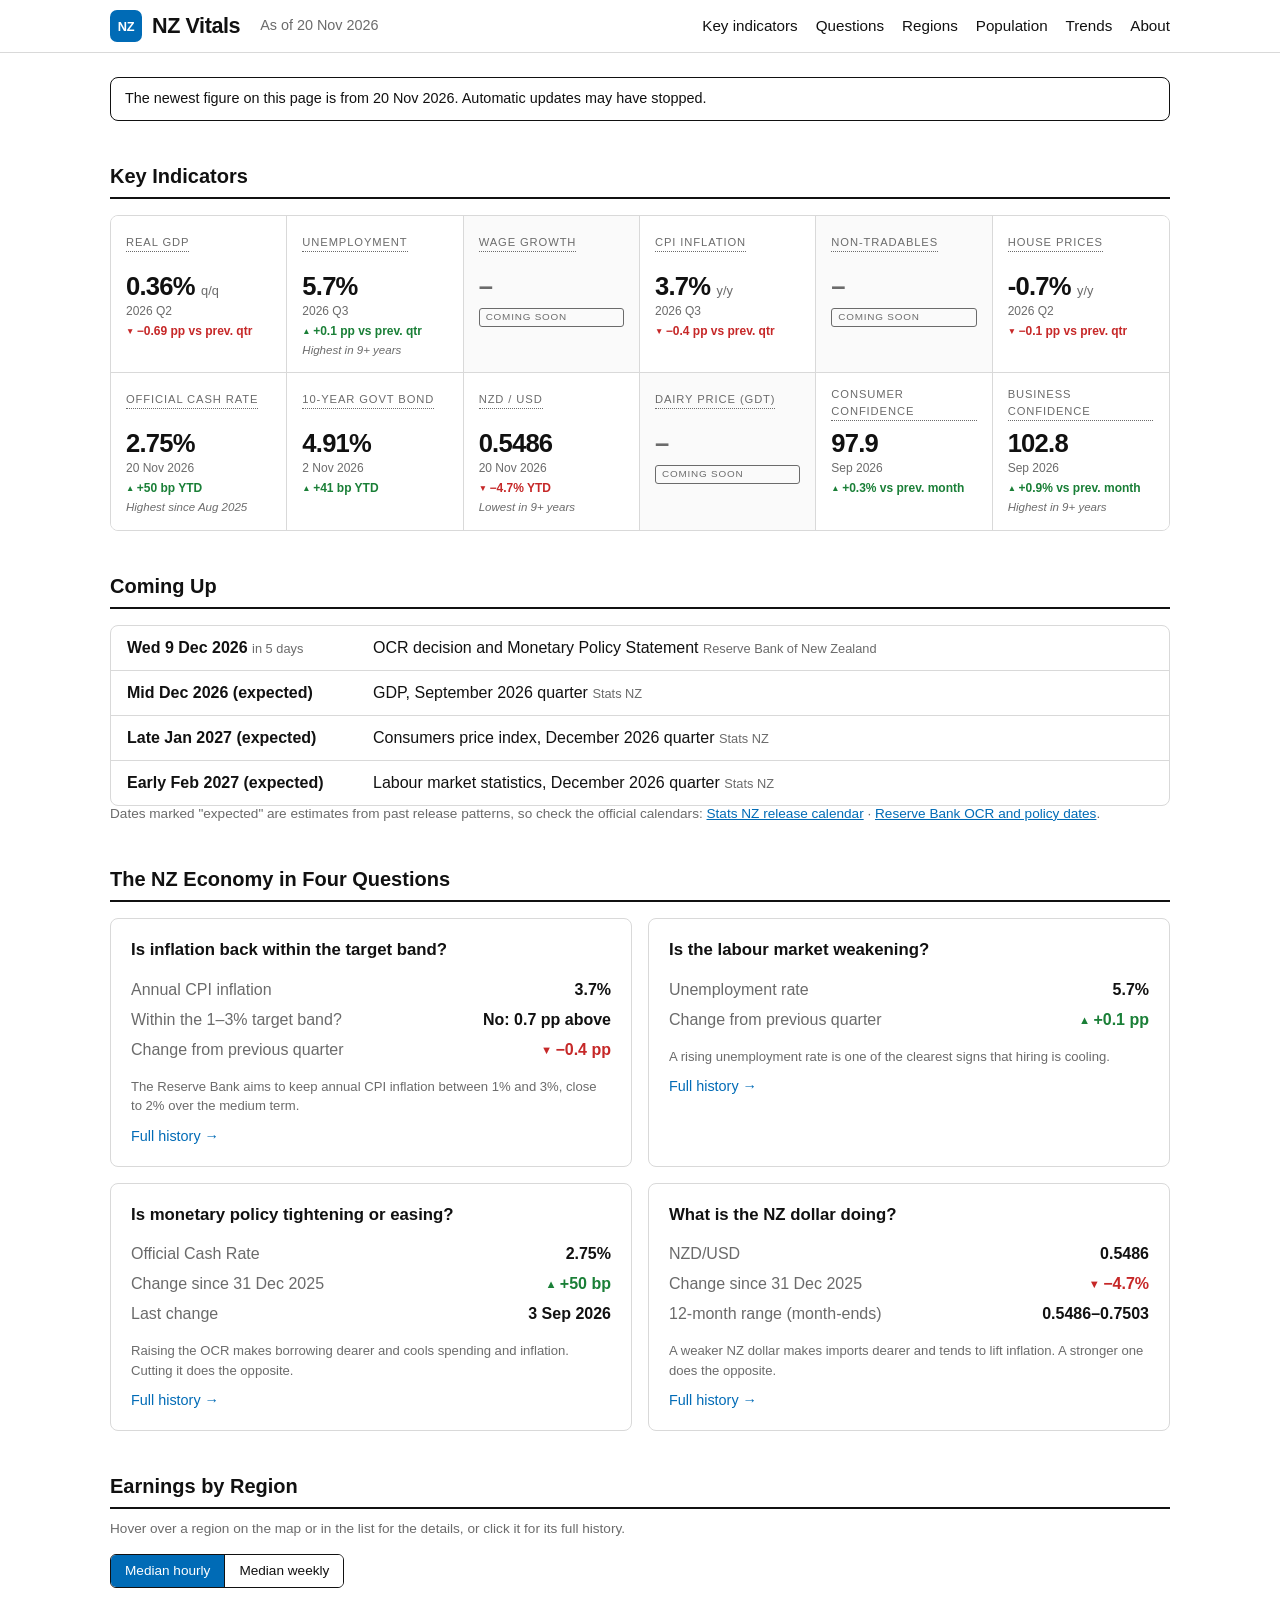
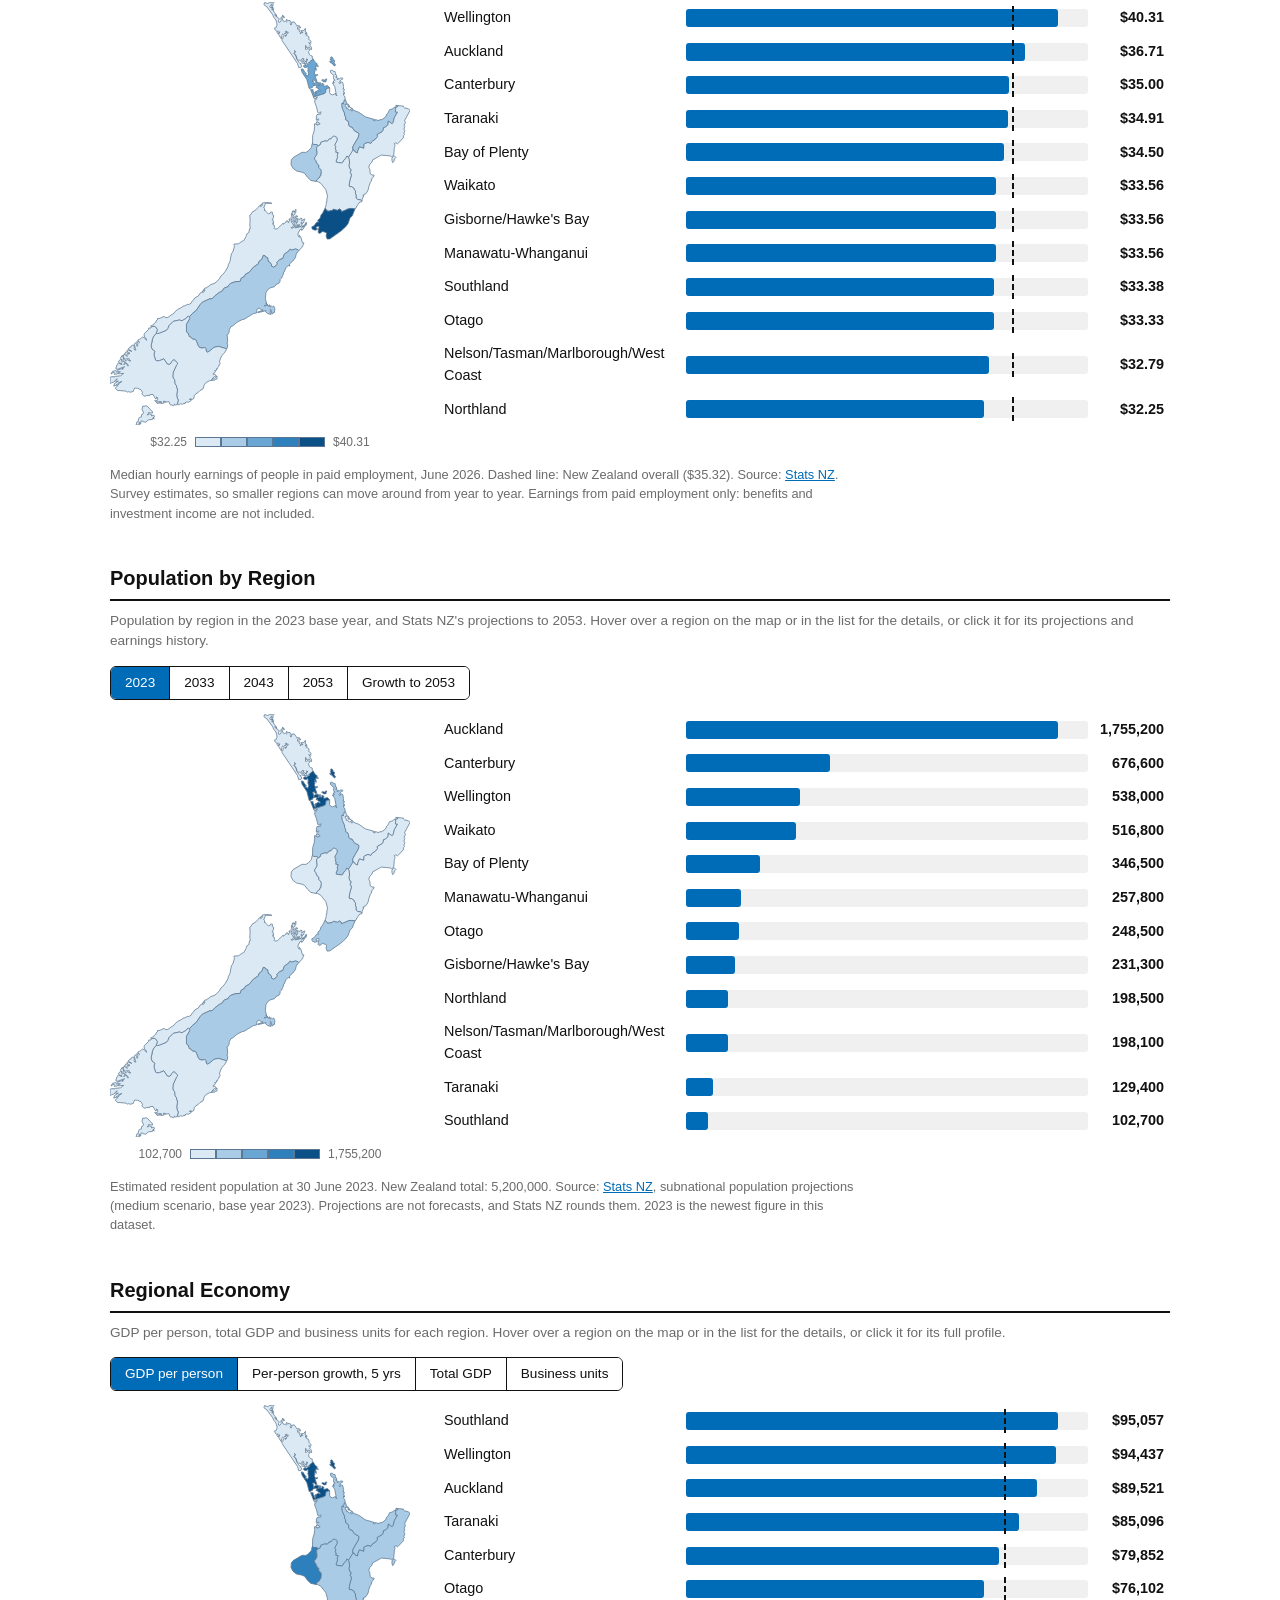
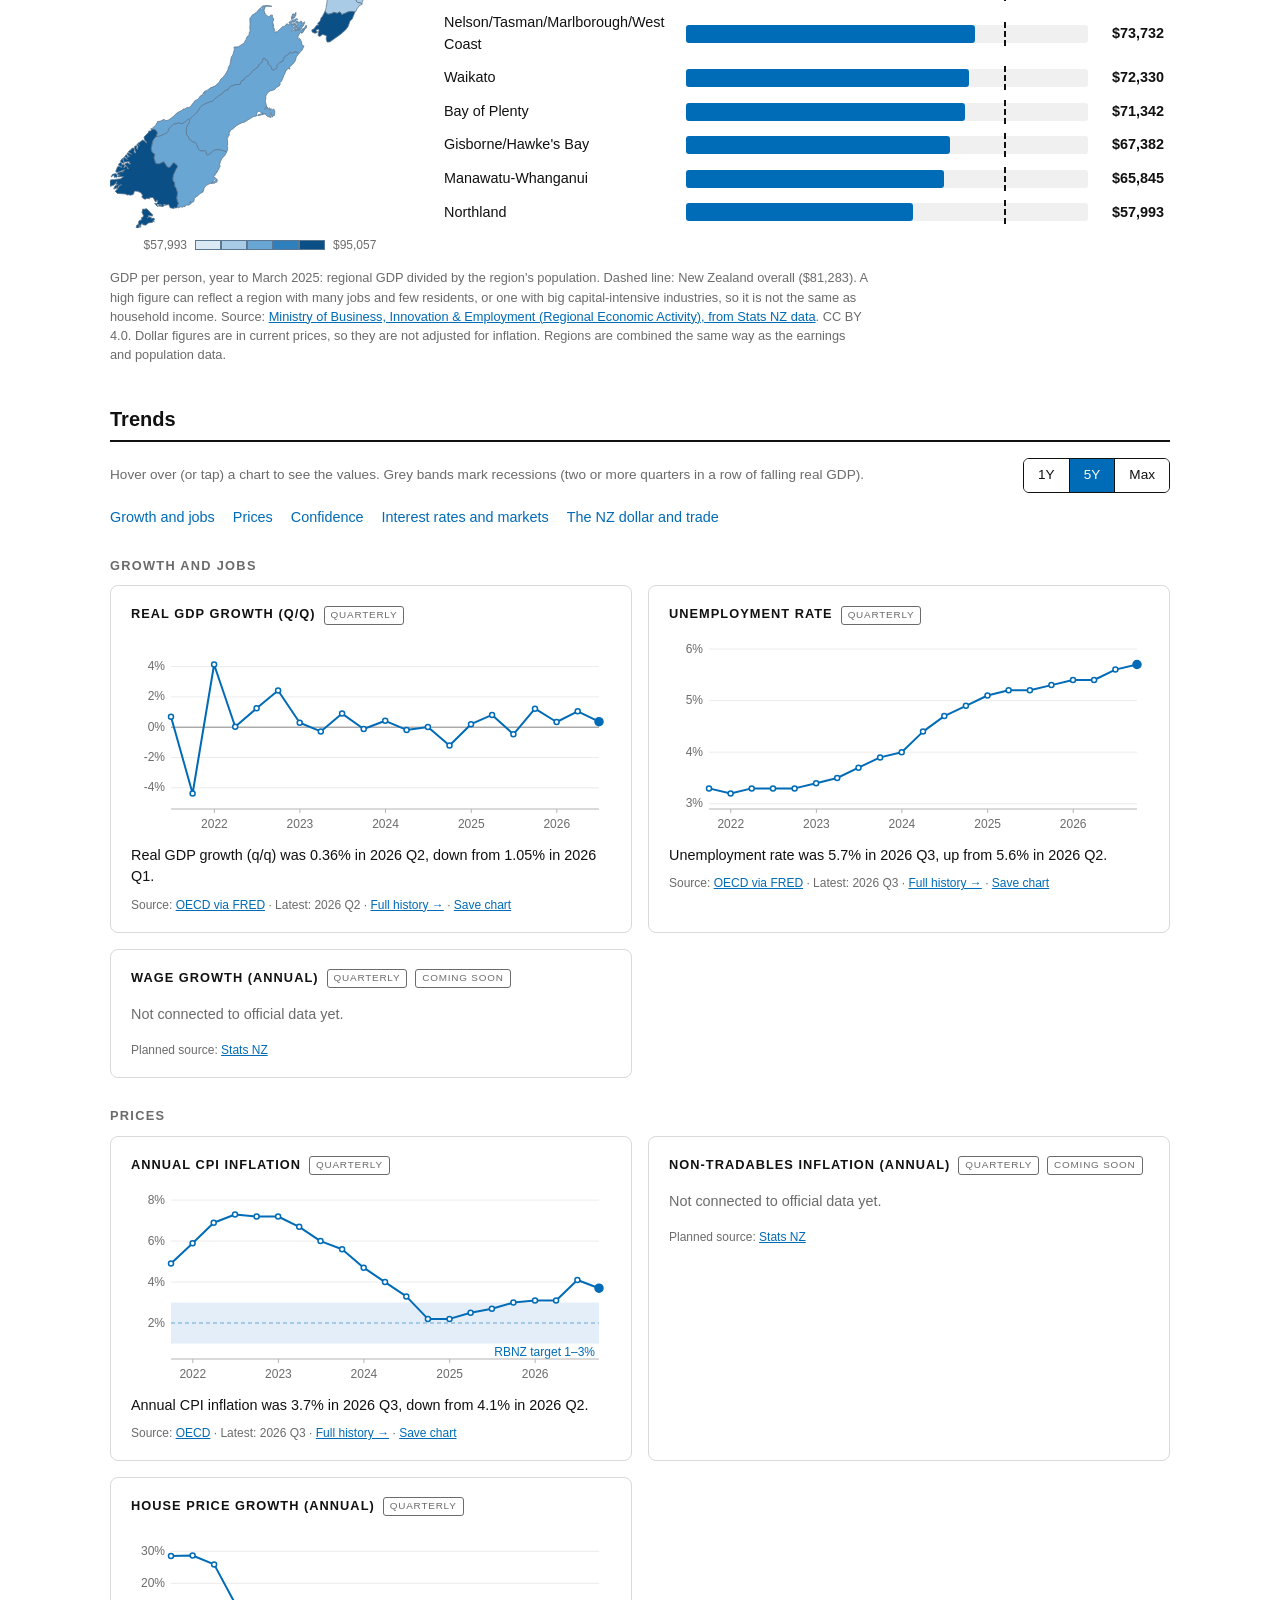
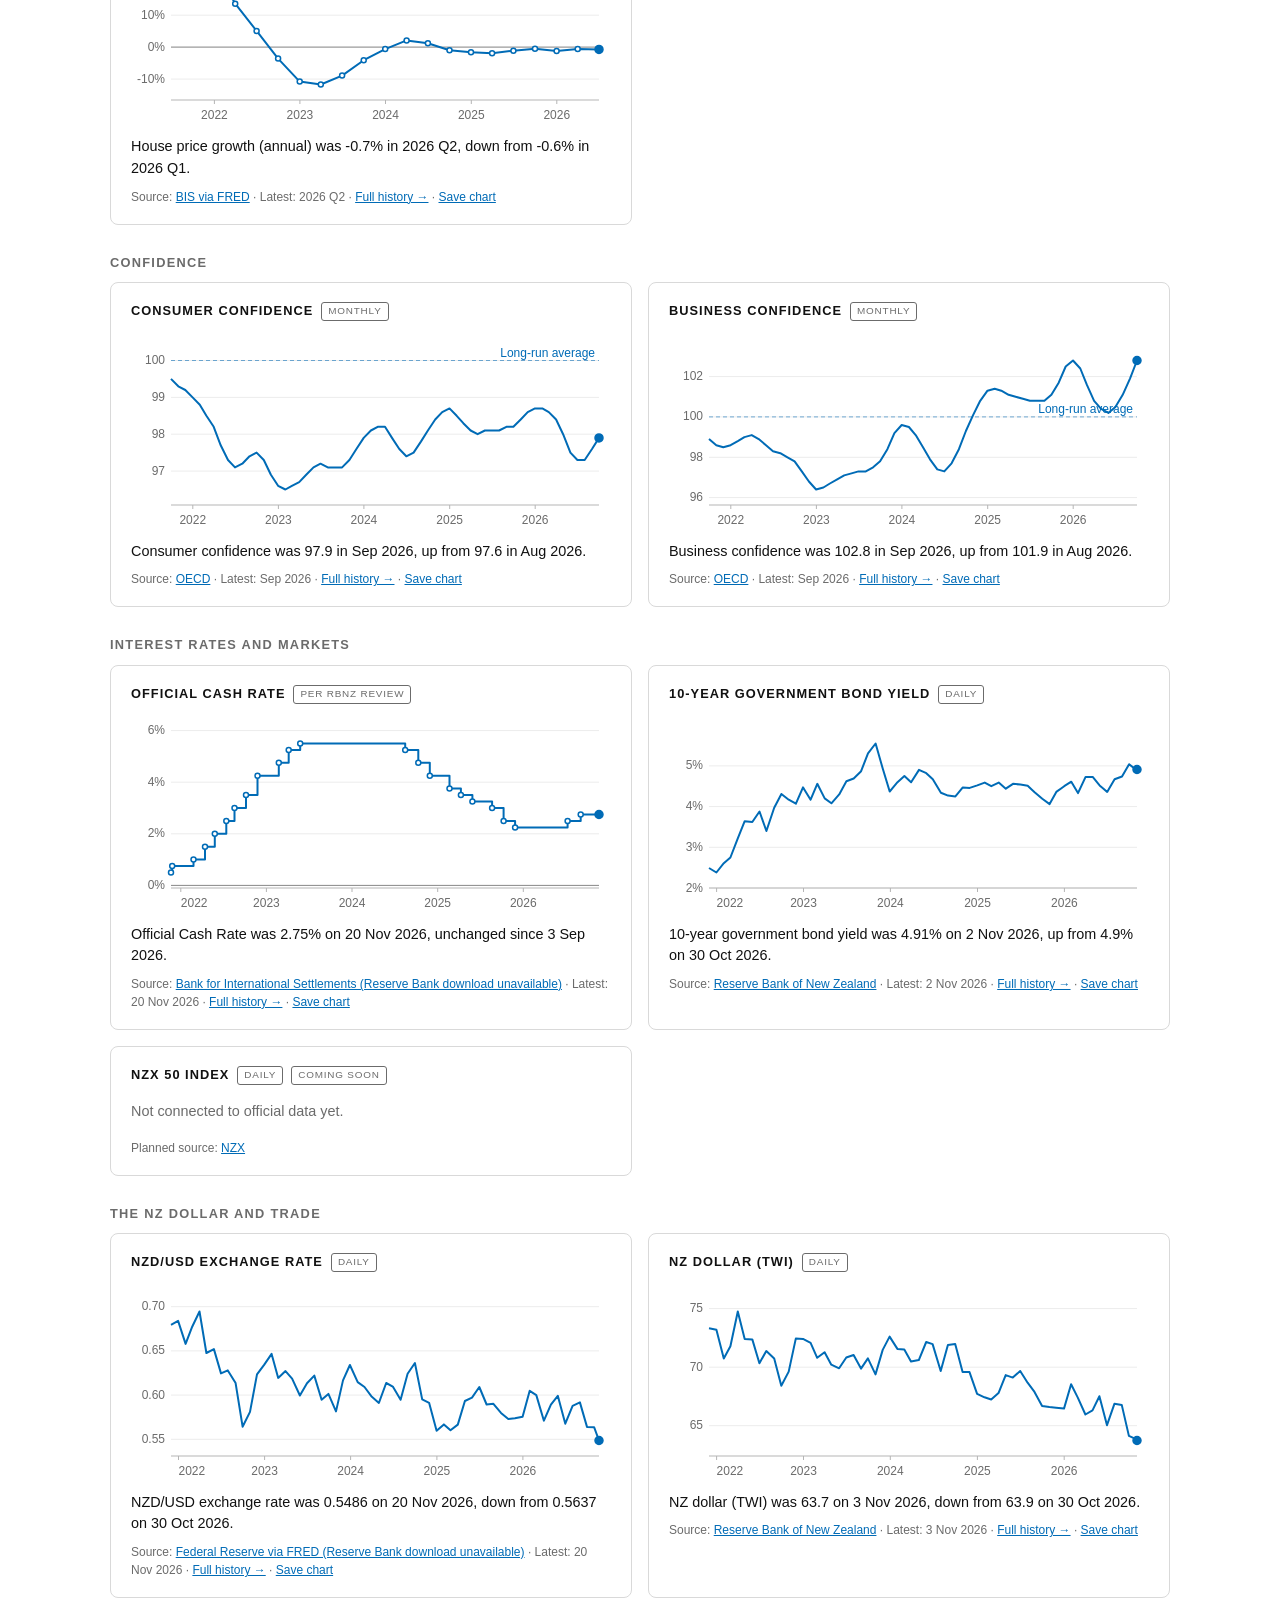
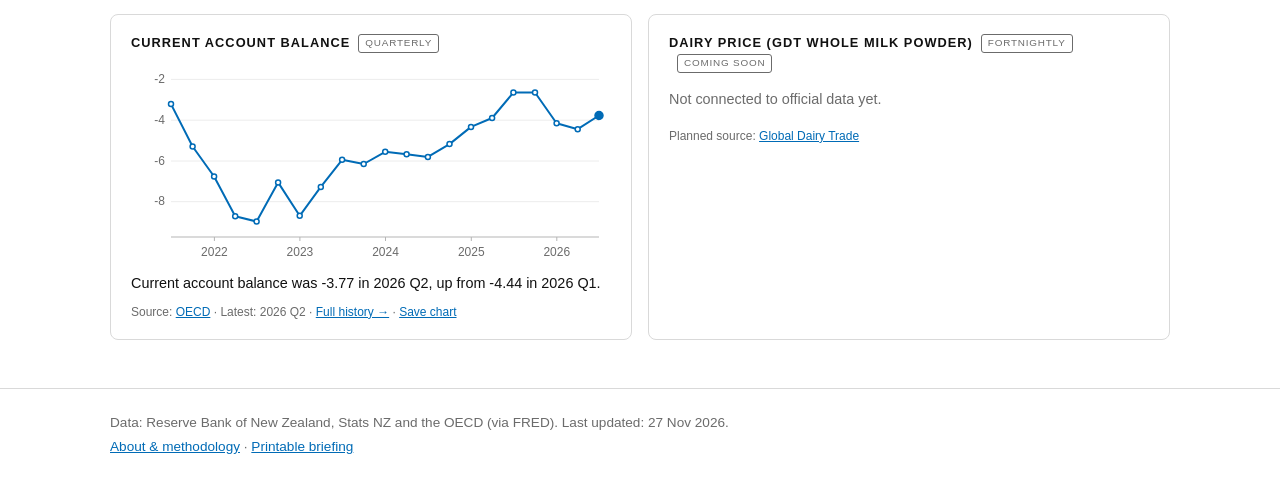
<file: index.html>
<!DOCTYPE html>
<html lang="en-NZ">
<head>
  <meta charset="utf-8">
  <meta name="viewport" content="width=device-width, initial-scale=1">
  <title>NZ Vitals | New Zealand Economy Dashboard</title>
  <meta name="description" content="Dashboard of New Zealand's economy: inflation, unemployment, the Official Cash Rate and NZD/USD, updated automatically from Stats NZ and the RBNZ.">
  <meta name="theme-color" content="#006bb6">
  <link rel="canonical" href="https://nz-vitals.pages.dev/">
  <meta property="og:type" content="website">
  <meta property="og:site_name" content="NZ Vitals">
  <meta property="og:title" content="NZ Vitals | New Zealand Economy Dashboard">
  <meta property="og:description" content="Inflation, unemployment, the Official Cash Rate and NZD/USD on one page.">
  <meta property="og:url" content="https://nz-vitals.pages.dev/">
  <meta property="og:locale" content="en_NZ">
  <meta property="og:image" content="https://nz-vitals.pages.dev/og-image.png">
  <meta name="twitter:card" content="summary_large_image">
  <meta name="twitter:image" content="https://nz-vitals.pages.dev/og-image.png">
  <script type="application/ld+json">
  {
    "@context": "https://schema.org",
    "@type": "WebSite",
    "name": "NZ Vitals",
    "url": "https://nz-vitals.pages.dev/",
    "description": "A running read on the health of the New Zealand economy.",
    "inLanguage": "en-NZ"
  }
  </script>
  <link rel="icon" href="favicon.svg" type="image/svg+xml">
  <link rel="stylesheet" href="css/style.css">
</head>
<body>
  <a class="skip" href="#main">Skip to content</a>

  <header class="topbar">
    <div class="wrap topbar-inner">
      <a class="brand" href="index.html"><span class="logo" aria-hidden="true">NZ</span><span class="brand-name">NZ Vitals</span></a>
      <span class="asof">As of <span id="asof">–</span></span>
      <nav class="nav" aria-label="Main">
        <a href="#key-indicators">Key indicators</a>
        <a href="#questions">Questions</a>
        <a href="#regions">Regions</a>
        <a href="#population">Population</a>
        <a href="#trends">Trends</a>
        <a href="about.html">About</a>
      </nav>
    </div>
  </header>

  <main id="main" class="wrap">
    <h1 class="sr-only">NZ Vitals: New Zealand economy dashboard</h1>
    <p id="status" class="status">Loading data…</p>
    <div id="stale" class="notice warn" role="status" hidden></div>

    <section id="key-indicators">
      <h2 class="section-title">Key Indicators</h2>
      <div id="tiles" class="tiles"></div>
    </section>

    <section id="releases" hidden>
      <h2 class="section-title">Coming Up</h2>
      <div id="releases-body"></div>
    </section>

    <section id="questions">
      <h2 class="section-title">The NZ Economy in Four Questions</h2>
      <div id="qgrid" class="qgrid"></div>
    </section>

    <section id="regions">
      <h2 class="section-title">Earnings by Region</h2>
      <p class="hint">Hover over a region on the map or in the list for the details, or click it for its full history.</p>
      <div id="regions-body"></div>
    </section>

    <section id="population" hidden>
      <h2 class="section-title">Population by Region</h2>
      <p class="hint">Population by region in the 2023 base year, and Stats NZ's projections to 2053. Hover over a region on the map or in the list for the details, or click it for its projections and earnings history.</p>
      <div id="population-body"></div>
    </section>

    <section id="economy" hidden>
      <h2 class="section-title">Regional Economy</h2>
      <p class="hint">GDP per person, total GDP and business units for each region. Hover over a region on the map or in the list for the details, or click it for its full profile.</p>
      <div id="economy-body"></div>
    </section>

    <section id="trends">
      <h2 class="section-title">Trends</h2>
      <div class="trend-bar">
        <p class="hint">Hover over (or tap) a chart to see the values. Grey bands mark recessions (two or more quarters in a row of falling real GDP).</p>
        <div class="seg" id="range" role="group" aria-label="Chart time range">
          <button type="button" data-y="1" aria-pressed="false">1Y</button>
          <button type="button" data-y="5" aria-pressed="true">5Y</button>
          <button type="button" data-y="0" aria-pressed="false">Max</button>
        </div>
      </div>
      <nav id="jump" class="jump" aria-label="Chart groups"></nav>
      <div id="grid"></div>
    </section>

    <noscript><p class="status">This dashboard needs JavaScript to draw its charts. Data sources: Stats NZ and the Reserve Bank of New Zealand.</p></noscript>
  </main>

  <footer class="site-footer">
    <div class="wrap">
      <p>Data: Reserve Bank of New Zealand, Stats NZ and the OECD (via FRED). Last updated: <span id="updated">–</span>.</p>
      <p><a href="about.html">About &amp; methodology</a> · <a href="briefing.html">Printable briefing</a></p>
    </div>
  </footer>

  <script src="js/app.js"></script>
  <script src="js/menu.js"></script>
</body>
</html>
</file>
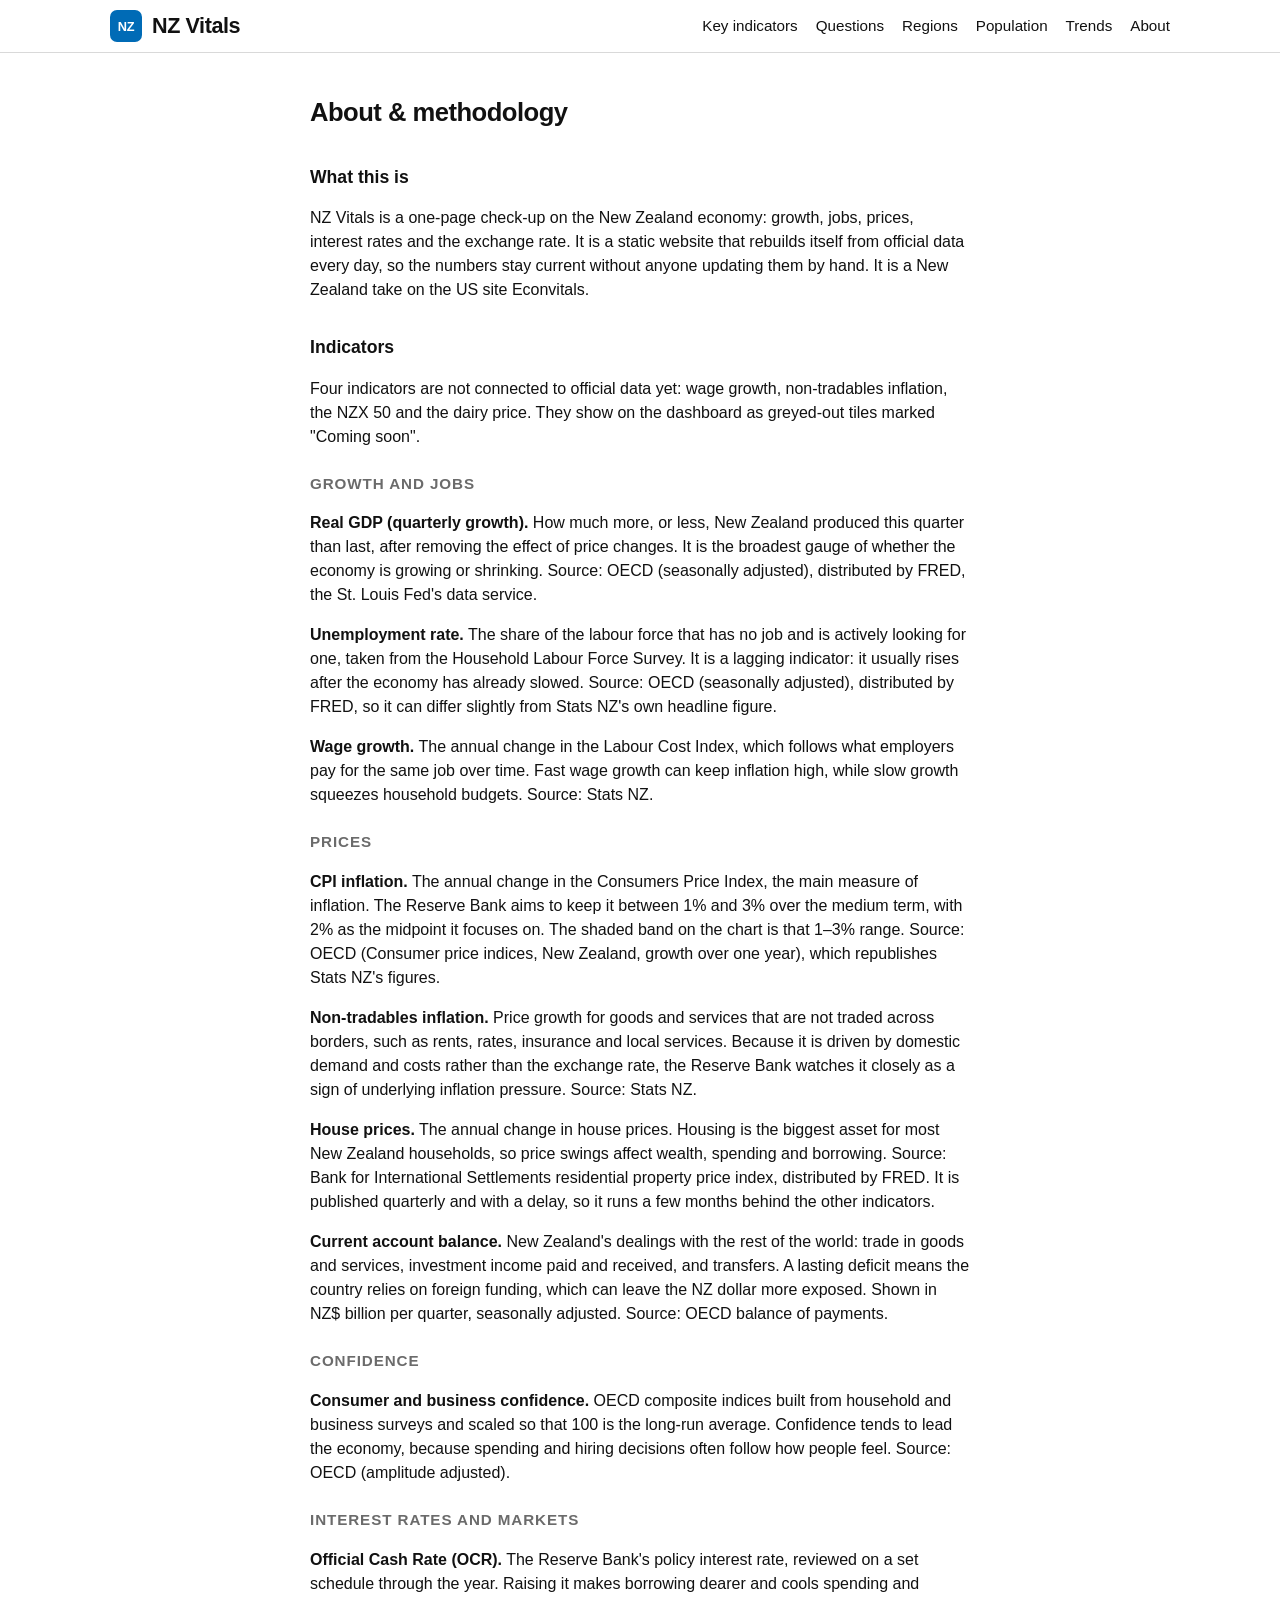
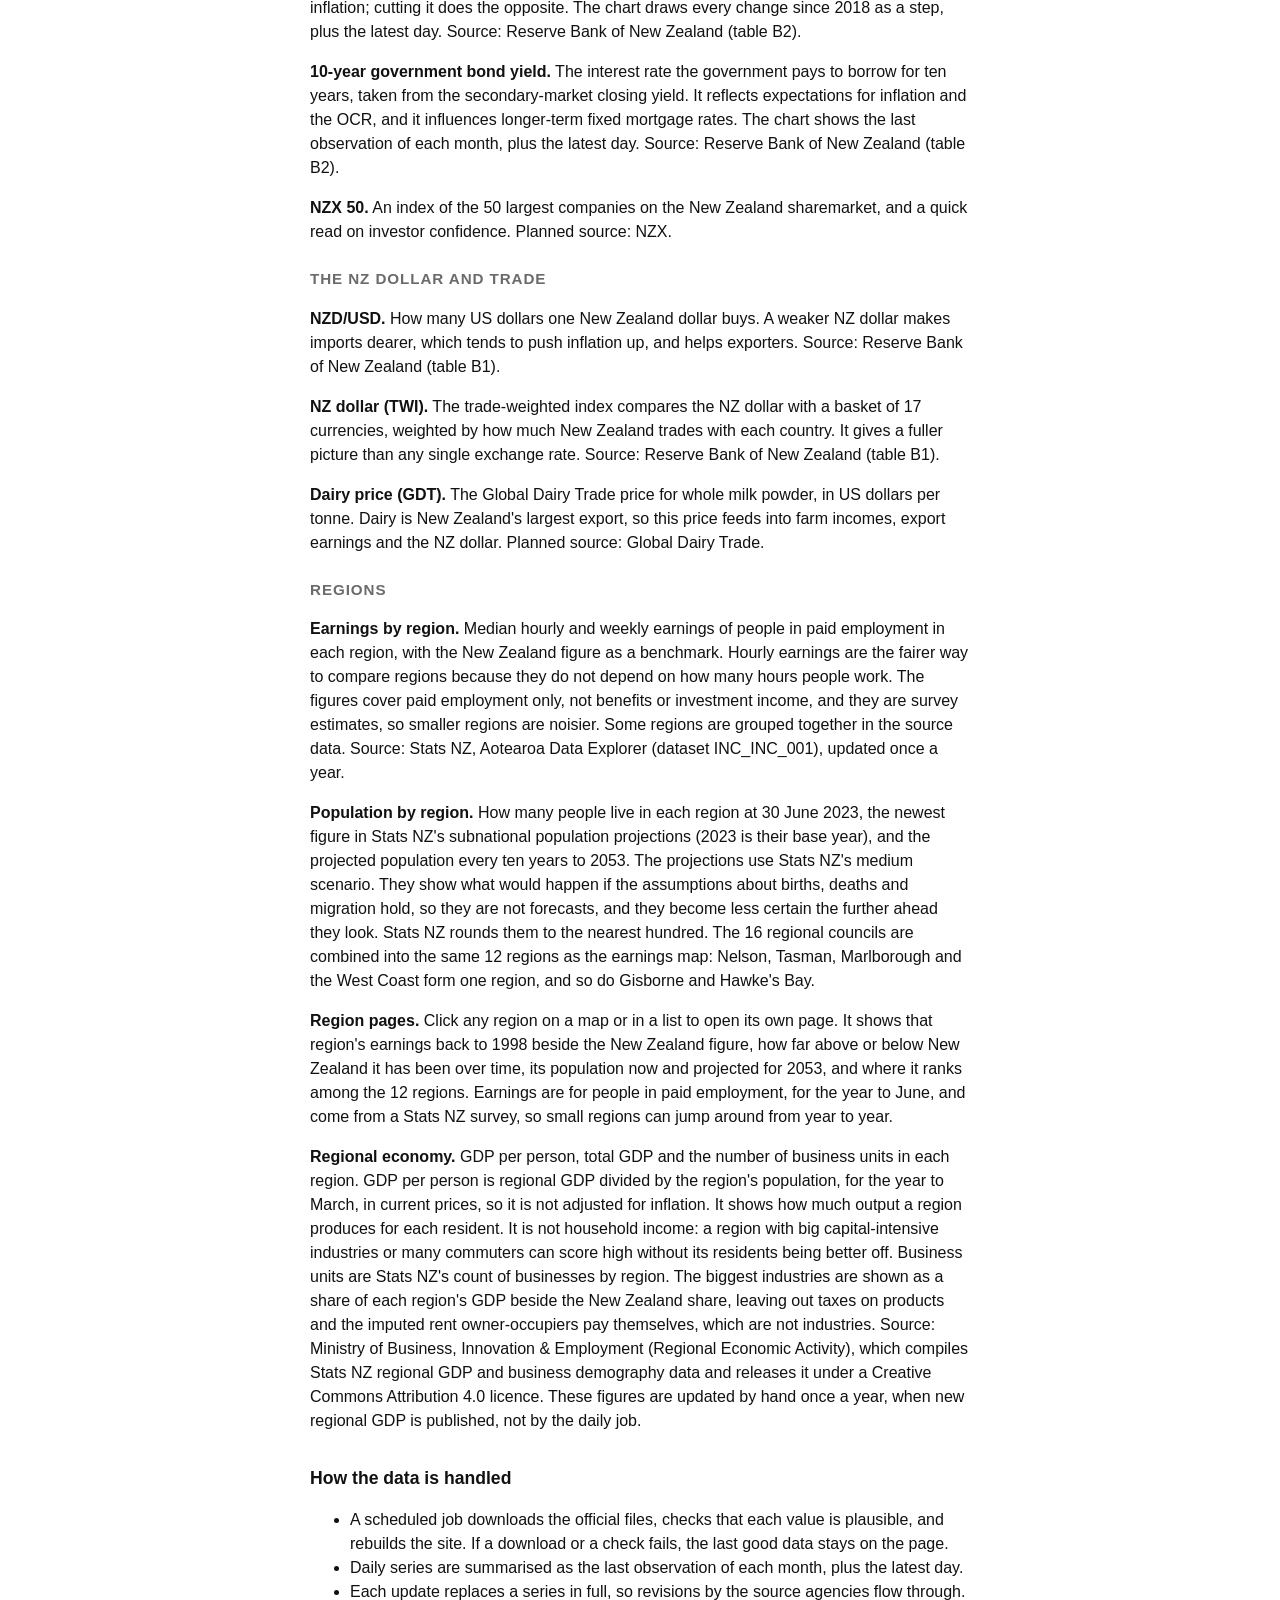
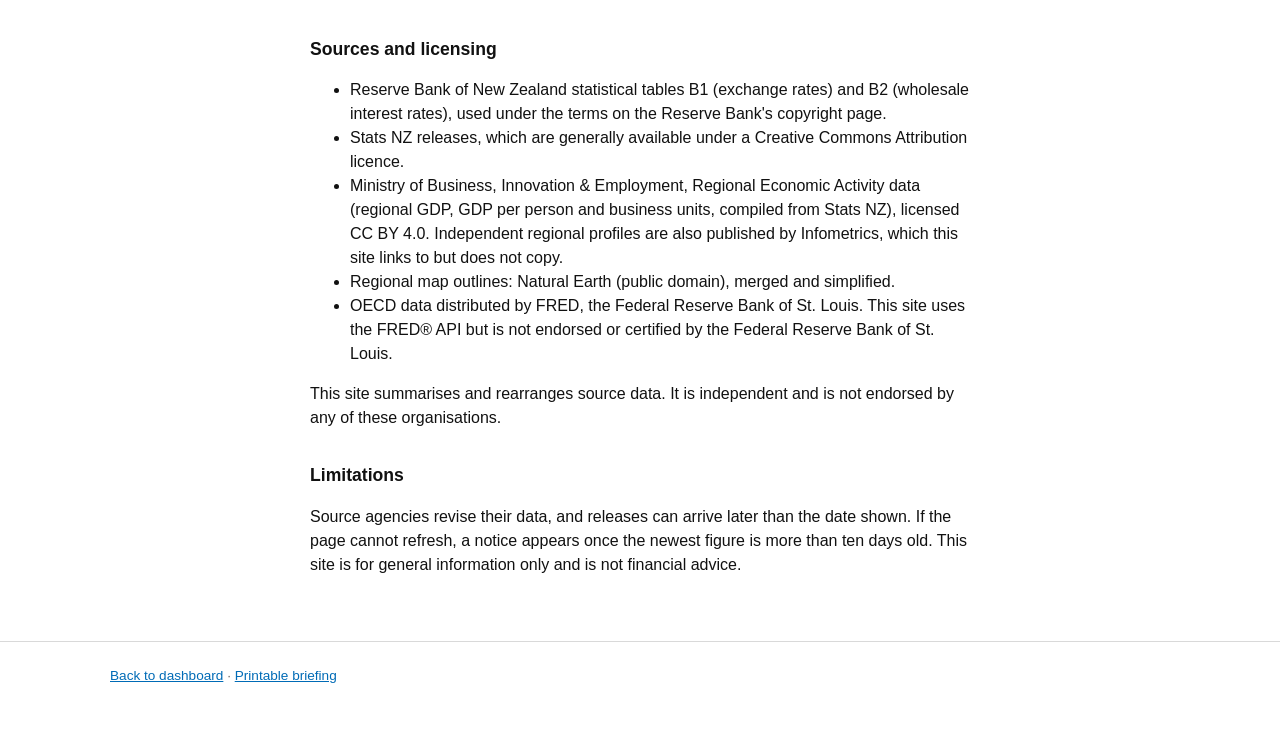
<file: about.html>
<!DOCTYPE html>
<html lang="en-NZ">
<head>
  <meta charset="utf-8">
  <meta name="viewport" content="width=device-width, initial-scale=1">
  <title>About and Methodology | NZ Vitals</title>
  <meta name="description" content="How NZ Vitals works: which New Zealand economic indicators it tracks, where the data comes from and its limitations.">
  <meta name="theme-color" content="#006bb6">
  <link rel="canonical" href="https://nz-vitals.pages.dev/about.html">
  <link rel="icon" href="favicon.svg" type="image/svg+xml">
  <link rel="stylesheet" href="css/style.css">
</head>
<body>
  <a class="skip" href="#main">Skip to content</a>

  <header class="topbar">
    <div class="wrap topbar-inner">
      <a class="brand" href="index.html"><span class="logo" aria-hidden="true">NZ</span><span class="brand-name">NZ Vitals</span></a>
      <nav class="nav" aria-label="Main">
        <a href="index.html#key-indicators">Key indicators</a>
        <a href="index.html#questions">Questions</a>
        <a href="index.html#regions">Regions</a>
        <a href="index.html#population">Population</a>
        <a href="index.html#trends">Trends</a>
        <a href="about.html">About</a>
      </nav>
    </div>
  </header>

  <main id="main" class="wrap prose">
    <h1>About &amp; methodology</h1>

    <h2>What this is</h2>
    <p>NZ Vitals is a one-page check-up on the New Zealand economy: growth, jobs, prices, interest rates and the exchange rate. It is a static website that rebuilds itself from official data every day, so the numbers stay current without anyone updating them by hand. It is a New Zealand take on the US site Econvitals.</p>

    <h2>Indicators</h2>
    <p>Four indicators are not connected to official data yet: wage growth, non-tradables inflation, the NZX 50 and the dairy price. They show on the dashboard as greyed-out tiles marked "Coming soon".</p>

    <h3>Growth and jobs</h3>
    <p><strong>Real GDP (quarterly growth).</strong> How much more, or less, New Zealand produced this quarter than last, after removing the effect of price changes. It is the broadest gauge of whether the economy is growing or shrinking. Source: OECD (seasonally adjusted), distributed by FRED, the St. Louis Fed's data service.</p>
    <p><strong>Unemployment rate.</strong> The share of the labour force that has no job and is actively looking for one, taken from the Household Labour Force Survey. It is a lagging indicator: it usually rises after the economy has already slowed. Source: OECD (seasonally adjusted), distributed by FRED, so it can differ slightly from Stats NZ's own headline figure.</p>
    <p><strong>Wage growth.</strong> The annual change in the Labour Cost Index, which follows what employers pay for the same job over time. Fast wage growth can keep inflation high, while slow growth squeezes household budgets. Source: Stats NZ.</p>

    <h3>Prices</h3>
    <p><strong>CPI inflation.</strong> The annual change in the Consumers Price Index, the main measure of inflation. The Reserve Bank aims to keep it between 1% and 3% over the medium term, with 2% as the midpoint it focuses on. The shaded band on the chart is that 1&ndash;3% range. Source: OECD (Consumer price indices, New Zealand, growth over one year), which republishes Stats NZ's figures.</p>
    <p><strong>Non-tradables inflation.</strong> Price growth for goods and services that are not traded across borders, such as rents, rates, insurance and local services. Because it is driven by domestic demand and costs rather than the exchange rate, the Reserve Bank watches it closely as a sign of underlying inflation pressure. Source: Stats NZ.</p>
    <p><strong>House prices.</strong> The annual change in house prices. Housing is the biggest asset for most New Zealand households, so price swings affect wealth, spending and borrowing. Source: Bank for International Settlements residential property price index, distributed by FRED. It is published quarterly and with a delay, so it runs a few months behind the other indicators.</p>
    <p><strong>Current account balance.</strong> New Zealand's dealings with the rest of the world: trade in goods and services, investment income paid and received, and transfers. A lasting deficit means the country relies on foreign funding, which can leave the NZ dollar more exposed. Shown in NZ$ billion per quarter, seasonally adjusted. Source: OECD balance of payments.</p>

    <h3>Confidence</h3>
    <p><strong>Consumer and business confidence.</strong> OECD composite indices built from household and business surveys and scaled so that 100 is the long-run average. Confidence tends to lead the economy, because spending and hiring decisions often follow how people feel. Source: OECD (amplitude adjusted).</p>

    <h3>Interest rates and markets</h3>
    <p><strong>Official Cash Rate (OCR).</strong> The Reserve Bank's policy interest rate, reviewed on a set schedule through the year. Raising it makes borrowing dearer and cools spending and inflation; cutting it does the opposite. The chart draws every change since 2018 as a step, plus the latest day. Source: Reserve Bank of New Zealand (table B2).</p>
    <p><strong>10-year government bond yield.</strong> The interest rate the government pays to borrow for ten years, taken from the secondary-market closing yield. It reflects expectations for inflation and the OCR, and it influences longer-term fixed mortgage rates. The chart shows the last observation of each month, plus the latest day. Source: Reserve Bank of New Zealand (table B2).</p>
    <p><strong>NZX 50.</strong> An index of the 50 largest companies on the New Zealand sharemarket, and a quick read on investor confidence. Planned source: NZX.</p>

    <h3>The NZ dollar and trade</h3>
    <p><strong>NZD/USD.</strong> How many US dollars one New Zealand dollar buys. A weaker NZ dollar makes imports dearer, which tends to push inflation up, and helps exporters. Source: Reserve Bank of New Zealand (table B1).</p>
    <p><strong>NZ dollar (TWI).</strong> The trade-weighted index compares the NZ dollar with a basket of 17 currencies, weighted by how much New Zealand trades with each country. It gives a fuller picture than any single exchange rate. Source: Reserve Bank of New Zealand (table B1).</p>
    <p><strong>Dairy price (GDT).</strong> The Global Dairy Trade price for whole milk powder, in US dollars per tonne. Dairy is New Zealand's largest export, so this price feeds into farm incomes, export earnings and the NZ dollar. Planned source: Global Dairy Trade.</p>

    <h3>Regions</h3>
    <p><strong>Earnings by region.</strong> Median hourly and weekly earnings of people in paid employment in each region, with the New Zealand figure as a benchmark. Hourly earnings are the fairer way to compare regions because they do not depend on how many hours people work. The figures cover paid employment only, not benefits or investment income, and they are survey estimates, so smaller regions are noisier. Some regions are grouped together in the source data. Source: Stats NZ, Aotearoa Data Explorer (dataset INC_INC_001), updated once a year.</p>
    <p><strong>Population by region.</strong> How many people live in each region at 30 June 2023, the newest figure in Stats NZ's subnational population projections (2023 is their base year), and the projected population every ten years to 2053. The projections use Stats NZ's medium scenario. They show what would happen if the assumptions about births, deaths and migration hold, so they are not forecasts, and they become less certain the further ahead they look. Stats NZ rounds them to the nearest hundred. The 16 regional councils are combined into the same 12 regions as the earnings map: Nelson, Tasman, Marlborough and the West Coast form one region, and so do Gisborne and Hawke's Bay.</p>
    <p><strong>Region pages.</strong> Click any region on a map or in a list to open its own page. It shows that region's earnings back to 1998 beside the New Zealand figure, how far above or below New Zealand it has been over time, its population now and projected for 2053, and where it ranks among the 12 regions. Earnings are for people in paid employment, for the year to June, and come from a Stats NZ survey, so small regions can jump around from year to year.</p>

    <p><strong>Regional economy.</strong> GDP per person, total GDP and the number of business units in each region. GDP per person is regional GDP divided by the region's population, for the year to March, in current prices, so it is not adjusted for inflation. It shows how much output a region produces for each resident. It is not household income: a region with big capital-intensive industries or many commuters can score high without its residents being better off. Business units are Stats NZ's count of businesses by region. The biggest industries are shown as a share of each region's GDP beside the New Zealand share, leaving out taxes on products and the imputed rent owner-occupiers pay themselves, which are not industries. Source: Ministry of Business, Innovation &amp; Employment (Regional Economic Activity), which compiles Stats NZ regional GDP and business demography data and releases it under a Creative Commons Attribution 4.0 licence. These figures are updated by hand once a year, when new regional GDP is published, not by the daily job.</p>

    <h2>How the data is handled</h2>
    <ul>
      <li>A scheduled job downloads the official files, checks that each value is plausible, and rebuilds the site. If a download or a check fails, the last good data stays on the page.</li>
      <li>Daily series are summarised as the last observation of each month, plus the latest day.</li>
      <li>Each update replaces a series in full, so revisions by the source agencies flow through.</li>
    </ul>

    <h2>Sources and licensing</h2>
    <ul>
      <li>Reserve Bank of New Zealand statistical tables B1 (exchange rates) and B2 (wholesale interest rates), used under the terms on the Reserve Bank's copyright page.</li>
      <li>Stats NZ releases, which are generally available under a Creative Commons Attribution licence.</li>
      <li>Ministry of Business, Innovation &amp; Employment, Regional Economic Activity data (regional GDP, GDP per person and business units, compiled from Stats NZ), licensed CC BY 4.0. Independent regional profiles are also published by Infometrics, which this site links to but does not copy.</li>
      <li>Regional map outlines: Natural Earth (public domain), merged and simplified.</li>
      <li>OECD data distributed by FRED, the Federal Reserve Bank of St. Louis. This site uses the FRED&reg; API but is not endorsed or certified by the Federal Reserve Bank of St. Louis.</li>
    </ul>
    <p>This site summarises and rearranges source data. It is independent and is not endorsed by any of these organisations.</p>

    <h2>Limitations</h2>
    <p>Source agencies revise their data, and releases can arrive later than the date shown. If the page cannot refresh, a notice appears once the newest figure is more than ten days old. This site is for general information only and is not financial advice.</p>
  </main>

  <footer class="site-footer">
    <div class="wrap"><p><a href="index.html">Back to dashboard</a> · <a href="briefing.html">Printable briefing</a></p></div>
  </footer>
  <script src="js/menu.js"></script>
</body>
</html>
</file>
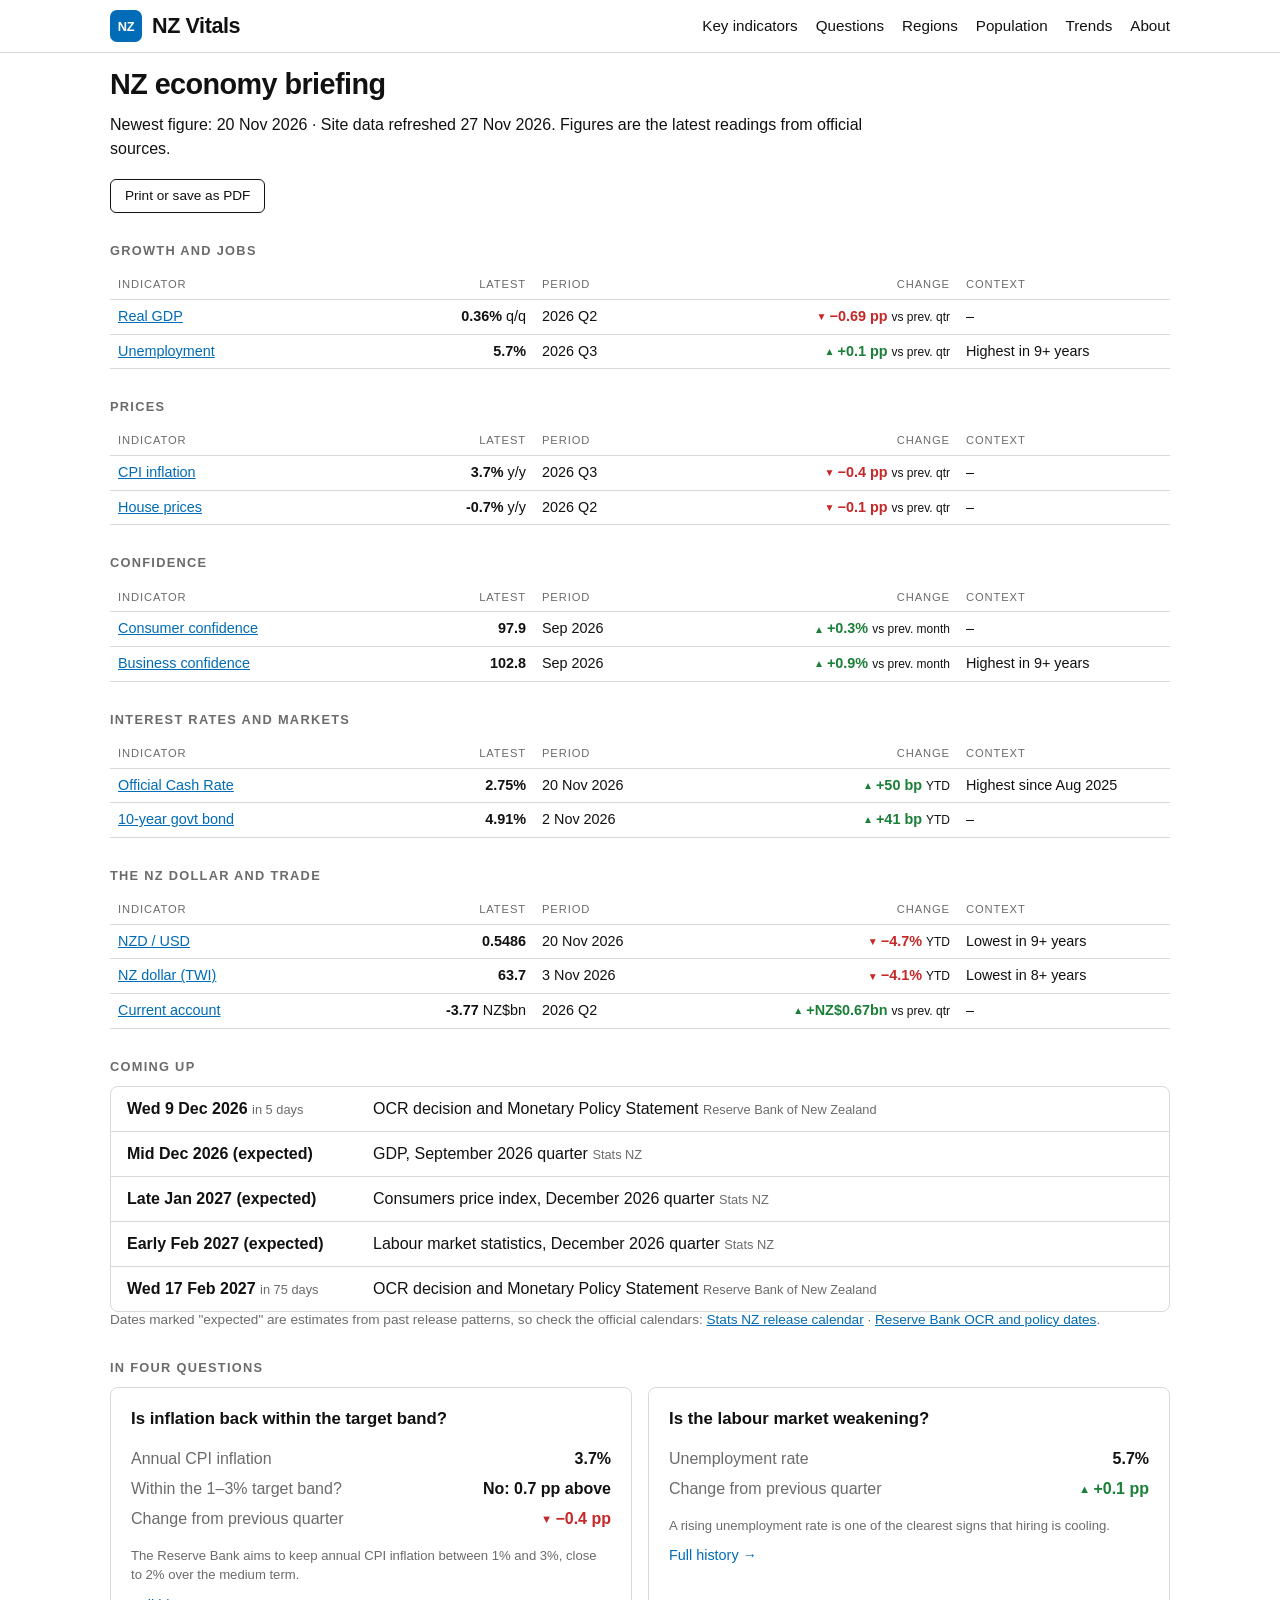
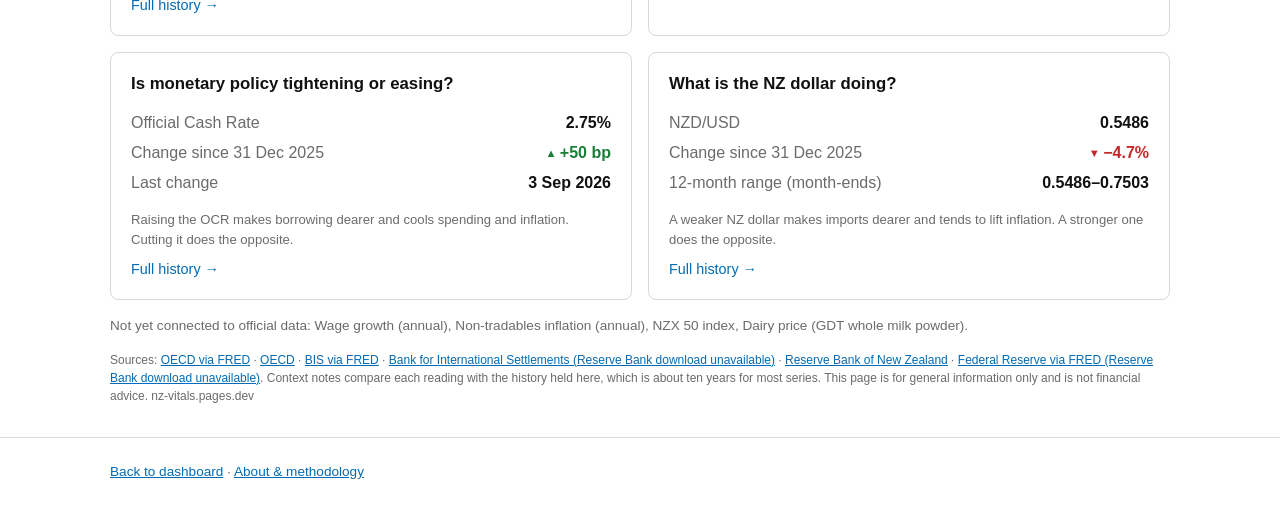
<file: briefing.html>
<!DOCTYPE html>
<html lang="en-NZ">
<head>
  <meta charset="utf-8">
  <meta name="viewport" content="width=device-width, initial-scale=1">
  <title>Briefing | NZ Vitals</title>
  <meta name="description" content="A one-page, printable briefing of the latest New Zealand economic indicators, with context for each reading.">
  <meta name="theme-color" content="#006bb6">
  <link rel="canonical" href="https://nz-vitals.pages.dev/briefing.html">
  <link rel="icon" href="favicon.svg" type="image/svg+xml">
  <link rel="stylesheet" href="css/style.css">
</head>
<body>
  <a class="skip" href="#main">Skip to content</a>

  <header class="topbar">
    <div class="wrap topbar-inner">
      <a class="brand" href="index.html"><span class="logo" aria-hidden="true">NZ</span><span class="brand-name">NZ Vitals</span></a>
      <nav class="nav" aria-label="Main">
        <a href="index.html#key-indicators">Key indicators</a>
        <a href="index.html#questions">Questions</a>
        <a href="index.html#regions">Regions</a>
        <a href="index.html#population">Population</a>
        <a href="index.html#trends">Trends</a>
        <a href="about.html">About</a>
      </nav>
    </div>
  </header>

  <main id="main" class="wrap detail">
    <div id="briefing"><p class="status">Loading…</p></div>
    <noscript><p class="status">This page needs JavaScript to build the briefing. Data sources: Stats NZ and the Reserve Bank of New Zealand.</p></noscript>
  </main>

  <footer class="site-footer">
    <div class="wrap">
      <p><a href="index.html">Back to dashboard</a> · <a href="about.html">About &amp; methodology</a></p>
    </div>
  </footer>

  <script src="js/app.js"></script>
  <script src="js/menu.js"></script>
</body>
</html>
</file>
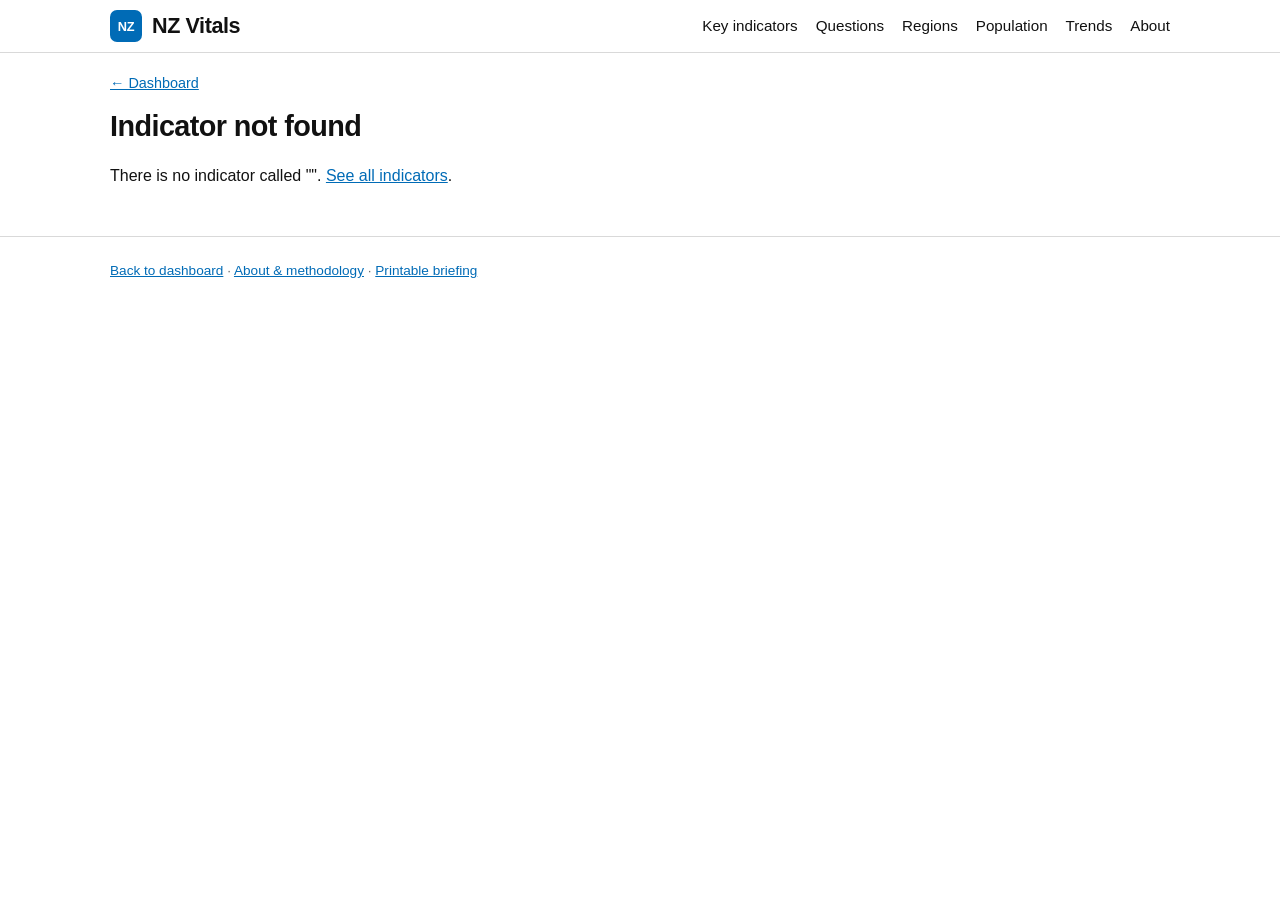
<file: indicator.html>
<!DOCTYPE html>
<html lang="en-NZ">
<head>
  <meta charset="utf-8">
  <meta name="viewport" content="width=device-width, initial-scale=1">
  <title>Indicator | NZ Vitals</title>
  <meta name="description" content="Full history, latest values and explanation for a New Zealand economic indicator.">
  <meta name="theme-color" content="#006bb6">
  <link rel="canonical" href="https://nz-vitals.pages.dev/indicator.html">
  <link rel="icon" href="favicon.svg" type="image/svg+xml">
  <link rel="stylesheet" href="css/style.css">
</head>
<body>
  <a class="skip" href="#main">Skip to content</a>

  <header class="topbar">
    <div class="wrap topbar-inner">
      <a class="brand" href="index.html"><span class="logo" aria-hidden="true">NZ</span><span class="brand-name">NZ Vitals</span></a>
      <nav class="nav" aria-label="Main">
        <a href="index.html#key-indicators">Key indicators</a>
        <a href="index.html#questions">Questions</a>
        <a href="index.html#regions">Regions</a>
        <a href="index.html#population">Population</a>
        <a href="index.html#trends">Trends</a>
        <a href="about.html">About</a>
      </nav>
    </div>
  </header>

  <main id="main" class="wrap detail">
    <div id="detail"><p class="status">Loading…</p></div>
    <noscript><p class="status">This page needs JavaScript to draw its chart. Data sources: Stats NZ and the Reserve Bank of New Zealand.</p></noscript>
  </main>

  <footer class="site-footer">
    <div class="wrap">
      <p><a href="index.html">Back to dashboard</a> · <a href="about.html">About &amp; methodology</a> · <a href="briefing.html">Printable briefing</a></p>
    </div>
  </footer>

  <script src="js/app.js"></script>
  <script src="js/menu.js"></script>
</body>
</html>
</file>
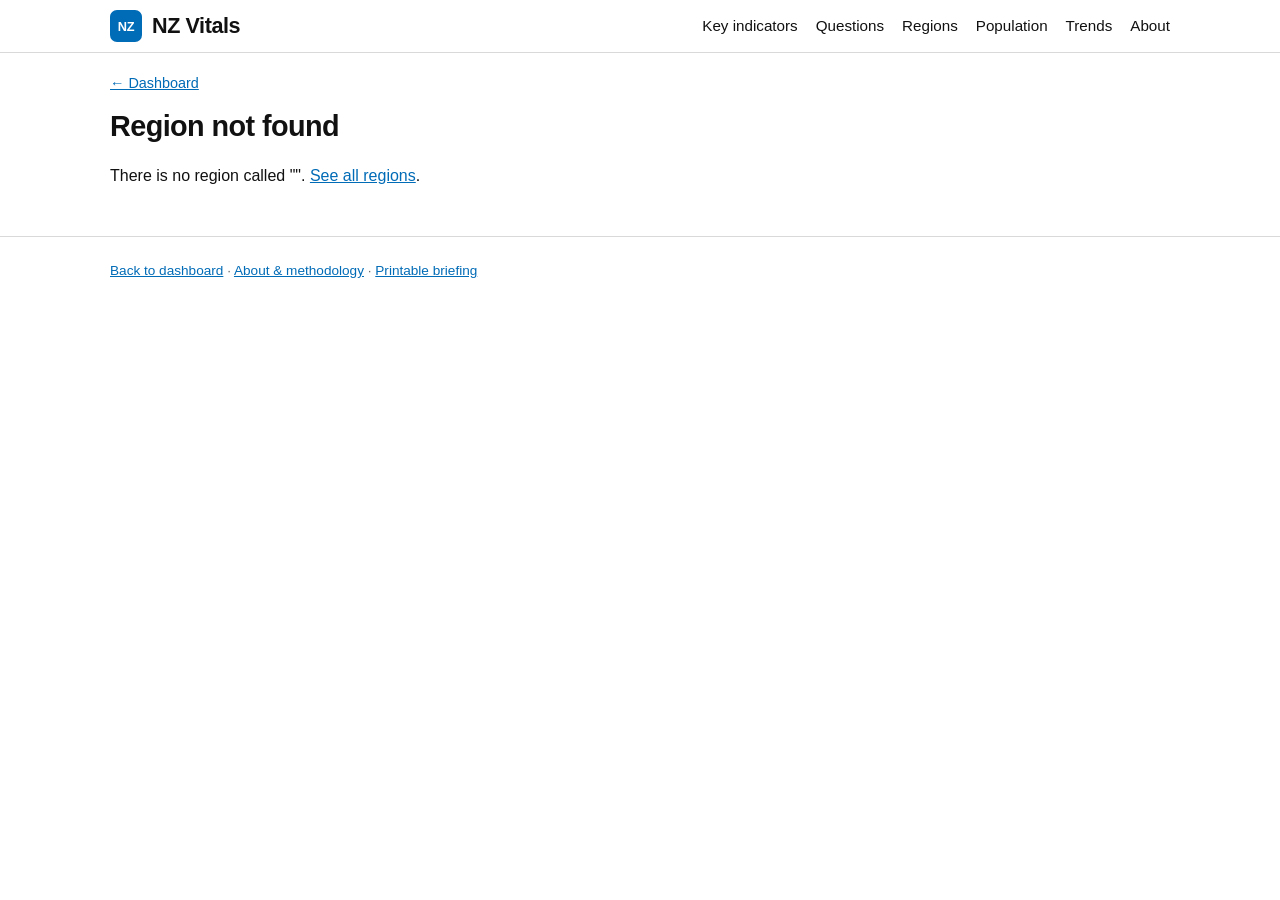
<file: region.html>
<!DOCTYPE html>
<html lang="en-NZ">
<head>
  <meta charset="utf-8">
  <meta name="viewport" content="width=device-width, initial-scale=1">
  <title>Region | NZ Vitals</title>
  <meta name="description" content="Earnings and population for a New Zealand region, compared with New Zealand overall, with 25+ years of history.">
  <meta name="theme-color" content="#006bb6">
  <link rel="canonical" href="https://nz-vitals.pages.dev/region.html">
  <link rel="icon" href="favicon.svg" type="image/svg+xml">
  <link rel="stylesheet" href="css/style.css">
</head>
<body>
  <a class="skip" href="#main">Skip to content</a>

  <header class="topbar">
    <div class="wrap topbar-inner">
      <a class="brand" href="index.html"><span class="logo" aria-hidden="true">NZ</span><span class="brand-name">NZ Vitals</span></a>
      <nav class="nav" aria-label="Main">
        <a href="index.html#key-indicators">Key indicators</a>
        <a href="index.html#questions">Questions</a>
        <a href="index.html#regions">Regions</a>
        <a href="index.html#population">Population</a>
        <a href="index.html#trends">Trends</a>
        <a href="about.html">About</a>
      </nav>
    </div>
  </header>

  <main id="main" class="wrap detail">
    <div id="rpage"><p class="status">Loading…</p></div>
    <noscript><p class="status">This page needs JavaScript to draw its charts. Data source: Stats NZ.</p></noscript>
  </main>

  <footer class="site-footer">
    <div class="wrap">
      <p><a href="index.html">Back to dashboard</a> · <a href="about.html">About &amp; methodology</a> · <a href="briefing.html">Printable briefing</a></p>
    </div>
  </footer>

  <script src="js/app.js"></script>
  <script src="js/menu.js"></script>
</body>
</html>
</file>
<file: css/style.css>
/* NZ Vitals: white / black / Knicks blue, Helvetica */
:root {
  --white: #ffffff;
  --black: #111111;
  --blue: #006bb6; /* Knicks blue */
  --grey: #6b6b6b;
  --line: #d9d9d9;
  --max: 1100px;
}

* { box-sizing: border-box; }
html { -webkit-text-size-adjust: 100%; scroll-padding-top: 72px; } /* in-page links stop below the sticky header (92px on phones, see below) */
@media (prefers-reduced-motion: no-preference) { html { scroll-behavior: smooth; } }
@media (prefers-reduced-motion: reduce) { *, *::before, *::after { transition: none !important; animation: none !important; } }
.sr-only { position: absolute; width: 1px; height: 1px; margin: -1px; padding: 0; overflow: hidden; clip: rect(0 0 0 0); white-space: nowrap; border: 0; }

body {
  margin: 0;
  background: var(--white);
  color: var(--black);
  font-family: Helvetica, "Helvetica Neue", "Nimbus Sans", Arial, sans-serif;
  line-height: 1.5;
}

a { color: var(--blue); }
a:hover { color: var(--black); }
a:focus-visible { outline: 3px solid var(--black); outline-offset: 2px; }

.wrap { max-width: var(--max); margin: 0 auto; padding: 0 20px; }

.skip { position: absolute; left: -999px; top: 0; background: var(--black); color: var(--white); padding: 8px 12px; z-index: 1100; }
.skip:focus { left: 8px; top: 8px; }

/* Top bar */
/* Sticky: stays at the top of the screen while the page scrolls */
.topbar { position: -webkit-sticky; position: sticky; top: 0; z-index: 1000; border-bottom: 1px solid var(--line); background: var(--white); }
.topbar-inner { display: flex; align-items: center; gap: 8px 20px; flex-wrap: wrap; padding-top: 10px; padding-bottom: 10px; }
.brand { display: flex; align-items: center; gap: 10px; text-decoration: none; color: var(--black); }
.logo { width: 32px; height: 32px; border-radius: 7px; background: var(--blue); color: var(--white); font-weight: 700; font-size: 0.8rem; display: grid; place-items: center; letter-spacing: -0.02em; }
.brand-name { font-size: 1.35rem; font-weight: 700; letter-spacing: -0.02em; }
.asof { color: var(--grey); font-size: 0.9rem; }
.nav { margin-left: auto; display: flex; gap: 6px 18px; flex-wrap: wrap; }
.nav a { color: var(--black); text-decoration: none; font-size: 0.95rem; }
.nav a:hover { color: var(--blue); }
/* Hamburger button (added by js/menu.js; only shown on phones) */
.menu-btn { display: none; }
.menu-bars, .menu-bars::before, .menu-bars::after { display: block; width: 20px; height: 2px; background: currentColor; border-radius: 1px; transition: transform 0.15s, background-color 0.15s; }
.menu-bars { position: relative; }
.menu-bars::before, .menu-bars::after { content: ""; position: absolute; left: 0; }
.menu-bars::before { top: -6px; }
.menu-bars::after { top: 6px; }
.menu-open .menu-bars { background: transparent; }
.menu-open .menu-bars::before { top: 0; transform: rotate(45deg); }
.menu-open .menu-bars::after { top: 0; transform: rotate(-45deg); }

/* Section headings: bold with a heavy rule underneath */
.section-title { font-size: 1.25rem; margin: 40px 0 16px; padding-bottom: 6px; border-bottom: 2px solid var(--black); }
.hint { margin: -6px 0 14px; font-size: 0.85rem; color: var(--grey); }

.status { color: var(--grey); margin: 24px 0; }
.notice { border: 1px solid var(--blue); color: var(--blue); border-radius: 8px; padding: 10px 14px; margin: 24px 0 0; font-size: 0.9rem; }

.tag { display: inline-block; font-size: 0.62rem; text-transform: uppercase; letter-spacing: 0.08em; border: 1px solid var(--grey); color: var(--grey); padding: 1px 6px; border-radius: 3px; margin-left: 8px; vertical-align: middle; font-weight: 400; }

/* Key indicator tiles */
.tiles { display: grid; grid-template-columns: repeat(6, 1fr); grid-auto-rows: 1fr; background: var(--white); border: 1px solid var(--line); border-radius: 8px; overflow: hidden; }
/* Hairlines are drawn per tile (not as a grey gap), so a short last row stays white */
.tile { display: flex; flex-direction: column; min-height: 140px; background: var(--white); padding: 14px 16px; box-shadow: inset 1px 1px 0 var(--line); margin: -1px 0 0 -1px; } /* each tile draws its own top/left line; the outer edge is clipped */
.label { display: inline-block; font-size: 0.7rem; text-transform: uppercase; letter-spacing: 0.08em; color: var(--grey); border-bottom: 1px dotted var(--grey); cursor: help; }
.tile-value { font-size: 1.6rem; font-weight: 700; letter-spacing: -0.03em; line-height: 1.2; margin-top: 2px; }
.tile-top { min-height: 2.5rem; }   /* room for a two-line label, so values line up across each row */
.tile-value small { font-size: 0.8rem; font-weight: 400; color: var(--grey); letter-spacing: 0; }
.tile-meta { display: flex; flex-wrap: wrap; justify-content: space-between; gap: 2px 8px; font-size: 0.75rem; color: var(--grey); }
/* Changes: green up, red down (the direction, not a judgement of good or bad) */
:root { --up: #1a7f37; --down: #c62828; }
.chg { font-weight: 700; color: var(--grey); white-space: nowrap; }
.chg.up { color: var(--up); }
.chg.down { color: var(--down); }
.chg.up::before, .chg.down::before { font-size: 0.7em; margin-right: 0.3em; vertical-align: 0.08em; }
.chg.up::before { content: "\25B2"; }
.chg.down::before { content: "\25BC"; }
.tile .tag { margin: 6px 0 0; }

/* Question cards */
.qgrid { display: grid; grid-template-columns: repeat(auto-fit, minmax(min(100%, 420px), 1fr)); gap: 16px; }
.qcard { border: 1px solid var(--line); border-radius: 8px; padding: 18px 20px; }
.qcard h3 { margin: 0 0 12px; font-size: 1.05rem; }
.qrow { display: flex; justify-content: space-between; gap: 12px; padding: 3px 0; color: var(--grey); }
.qrow b { color: var(--black); text-align: right; }
.qnote { font-size: 0.82rem; color: var(--grey); margin: 12px 0 8px; }
.qlink { font-size: 0.9rem; text-decoration: none; }

/* Trend cards and charts */
.grid { display: grid; grid-template-columns: repeat(auto-fit, minmax(min(100%, 440px), 1fr)); gap: 16px; }
.trend-bar { display: flex; flex-wrap: wrap; align-items: center; justify-content: space-between; gap: 8px 16px; margin-bottom: 14px; }
.trend-bar .hint, .trend-bar .seg { margin: 0; }
.jump { display: flex; flex-wrap: wrap; gap: 4px 18px; margin-bottom: 8px; font-size: 0.9rem; }
.jump a { text-decoration: none; }
.tgroup { margin-bottom: 8px; scroll-margin-top: 16px; }
.group-title { font-size: 0.8rem; text-transform: uppercase; letter-spacing: 0.1em; color: var(--grey); margin: 28px 0 10px; font-weight: 700; }
#grid { margin-bottom: 48px; }
.card { border: 1px solid var(--line); border-radius: 8px; padding: 18px 20px; scroll-margin-top: 16px; }
.card h2 { margin: 0 0 10px; font-size: 0.8rem; font-weight: 700; text-transform: uppercase; letter-spacing: 0.08em; }
.summary { font-size: 0.9rem; margin: 10px 0 8px; }
.source { font-size: 0.75rem; color: var(--grey); margin: 0; }

.chart-host { position: relative; min-height: 200px; }
.chart { display: block; max-width: 100%; height: auto; touch-action: pan-y; cursor: crosshair; }
.chart .axis { stroke: #b5b5b5; stroke-width: 1; }
.chart .tick { stroke: #b5b5b5; stroke-width: 1; }
.chart .gl { stroke: #ececec; stroke-width: 1; }
.chart .zero { stroke: #8a8a8a; stroke-width: 1; }
.chart .band { fill: #e3eef8; }
.chart .ref { stroke: var(--blue); stroke-opacity: 0.55; stroke-width: 1; stroke-dasharray: 4 3; }
.chart .reft { fill: var(--blue); font-size: 12px; }
.chart .line { fill: none; stroke: var(--blue); stroke-width: 2; stroke-linejoin: round; }
.chart .dot { fill: var(--white); stroke: var(--blue); stroke-width: 1.5; }
.chart .dot.last { fill: var(--blue); }
.chart .hline { stroke: var(--black); stroke-width: 1; stroke-dasharray: 3 3; }
.chart .hdot { fill: var(--blue); stroke: var(--white); stroke-width: 2; }
.chart text { font-family: inherit; font-size: 12px; fill: var(--grey); }

.tip { position: absolute; display: none; pointer-events: none; background: var(--black); color: var(--white); font-size: 0.75rem; line-height: 1.3; padding: 5px 9px; border-radius: 5px; white-space: nowrap; transform: translate(-50%, -100%); z-index: 2; }
.tip.on { display: block; }
.tip.below { transform: translate(-50%, 0); }
.tip span { display: block; opacity: 0.75; }

/* Not-yet-connected items */
.tile.soon { background: #fafafa; }
.tile.soon .label, .tile.soon .tile-value { color: var(--grey); }
.soon-text { color: var(--grey); font-size: 0.9rem; margin: 16px 0; }
.notice.warn { border-color: var(--black); color: var(--black); }
.chart:focus-visible { outline: 2px solid var(--blue); outline-offset: 2px; }
.prose h3 { font-size: 0.95rem; margin: 24px 0 4px; text-transform: uppercase; letter-spacing: 0.06em; color: var(--grey); }

/* Earnings by region */
.seg { display: inline-flex; border: 1px solid var(--black); border-radius: 6px; overflow: hidden; margin: 0 0 14px; }
.seg button { font: inherit; font-size: 0.85rem; background: var(--white); color: var(--black); border: 0; padding: 6px 14px; white-space: nowrap; cursor: pointer; }
.seg button + button { border-left: 1px solid var(--black); }
.seg button[aria-pressed="true"] { background: var(--blue); color: var(--white); }
.seg button:focus-visible { outline: 3px solid var(--black); outline-offset: -3px; }
.rwrap { display: block; }
.rwrap.withmap { display: grid; grid-template-columns: minmax(200px, 300px) 1fr; gap: 8px 28px; align-items: start; }
.rmap { position: relative; max-width: 300px; }
.rmap svg { display: block; width: 100%; height: auto; }
.rpath { stroke: #5b7791; stroke-width: 0.75; stroke-linejoin: round; cursor: pointer; outline: none; transition: opacity 0.1s; }
.rpath.on { stroke: var(--black); stroke-width: 2; }
.rpath:focus-visible { stroke: var(--black); stroke-width: 2.5; }
.rmap:has(.rpath.on) .rpath:not(.on) { opacity: 0.55; }
.maptip { display: none; position: absolute; pointer-events: none; background: var(--black); color: var(--white); font-size: 0.75rem; line-height: 1.35; padding: 6px 10px; border-radius: 5px; white-space: nowrap; transform: translate(-50%, -100%); z-index: 3; }
.maptip.on { display: block; }
.maptip span, .maptip strong { display: block; }
.maptip span { opacity: 0.75; }
.rlegend { display: flex; align-items: center; justify-content: center; gap: 8px; margin-top: 8px; font-size: 0.75rem; color: var(--grey); }
.ramp { display: inline-flex; }
.ramp i { display: block; width: 26px; height: 10px; box-shadow: inset 0 0 0 1px #5b7791; }
.rlist { display: grid; gap: 2px; }
.rrow.on { background: #f2f7fb; }
.rrow { position: relative; display: grid; grid-template-columns: minmax(120px, 230px) 1fr 64px; align-items: center; gap: 12px; padding: 5px 6px; border-radius: 6px; }
.rrow:hover, .rrow:focus-within { background: #f2f7fb; }
.rname a::after { content: ""; position: absolute; inset: 0; border-radius: 6px; }
.rname a:focus-visible { outline: none; }
.rname a:focus-visible::after { outline: 2px solid var(--blue); }
.rname { font-size: 0.9rem; }
.rtrack { position: relative; height: 18px; background: #f0f0f0; border-radius: 3px; }
.rbar { position: absolute; left: 0; top: 0; bottom: 0; background: var(--blue); border-radius: 3px; }
.rnat { position: absolute; top: -3px; bottom: -3px; border-left: 2px dashed var(--black); }
.rval { font-weight: 700; text-align: right; font-size: 0.9rem; }
.rtip { display: none; position: absolute; left: 240px; bottom: calc(100% - 2px); background: var(--black); color: var(--white); font-size: 0.75rem; line-height: 1.35; padding: 6px 10px; border-radius: 5px; z-index: 3; white-space: nowrap; pointer-events: none; }
.rtip span, .rtip strong { display: block; }
.rtip span { opacity: 0.75; }
.rrow:hover .rtip, .rrow:focus-within .rtip { display: block; }
.rnote { font-size: 0.8rem; color: var(--grey); margin: 14px 0 0; max-width: 760px; }
@media (max-width: 760px) {
  .rwrap.withmap { grid-template-columns: 1fr; }
  .rmap { max-width: 240px; margin: 0 auto 8px; }
}
@media (max-width: 600px) {
  .rrow { grid-template-columns: 1fr 60px; row-gap: 4px; }
  .rname { grid-column: 1 / -1; }
  .rtip { left: 6px; white-space: normal; max-width: calc(100% - 12px); }
}

/* Footer */
.site-footer { border-top: 1px solid var(--line); padding: 20px 0 40px; font-size: 0.85rem; color: var(--grey); }
.site-footer p { margin: 4px 0; }

/* About page */
.prose { max-width: 700px; padding-top: 24px; padding-bottom: 48px; }
.prose h1 { font-size: 1.6rem; margin: 16px 0 0; letter-spacing: -0.02em; }
.prose h2 { font-size: 1.1rem; margin-top: 32px; }

/* Narrower screens: 4 tiles per row (3 rows), then 2 per row (6 rows), so the 12 tiles always fill every row */
@media (max-width: 1100px) {
  .tiles { grid-template-columns: repeat(4, 1fr); }
}
@media (max-width: 700px) {
  .tiles { grid-template-columns: repeat(2, 1fr); }
}

/* Phones */
@media (max-width: 600px) {
  .tiles { grid-template-columns: repeat(2, 1fr); }
  .wrap { padding: 0 16px; }
  html { scroll-padding-top: 64px; }
  /* Compact header: logo + name on the left, "As of" date and a hamburger button on the right.
     js/menu.js adds the button; the links open as a dropdown. Without JavaScript the nav simply wraps onto a second row. */
  .topbar-inner { justify-content: space-between; gap: 4px 10px; padding-top: 8px; padding-bottom: 8px; }
  .brand { order: 1; gap: 8px; margin-right: auto; }
  .logo { width: 28px; height: 28px; font-size: 0.7rem; }
  .brand-name { font-size: 1.15rem; line-height: 1.1; }
  .asof { order: 2; width: auto; margin: 0; font-size: 0.75rem; line-height: 1.2; text-align: right; white-space: nowrap; }
  .menu-btn { order: 3; display: flex; align-items: center; justify-content: center; width: 40px; height: 40px; margin-right: -8px; padding: 0; background: none; border: 0; border-radius: 6px; color: var(--black); cursor: pointer; }
  .menu-btn:focus-visible { outline: 3px solid var(--black); outline-offset: -3px; }
  .nav { order: 4; flex: 0 0 100%; margin: 0; gap: 2px 14px; }
  .nav a { padding: 8px 0; }
  .js-menu .nav { display: none; position: absolute; left: 0; right: 0; top: 100%; flex-direction: column; flex-wrap: nowrap; gap: 0; padding: 4px 16px 8px; background: var(--white); border-bottom: 1px solid var(--line); box-shadow: 0 8px 16px rgba(0, 0, 0, 0.08); }
  .js-menu.menu-open .nav { display: flex; }
  .js-menu .nav a { padding: 13px 0; font-size: 1rem; border-bottom: 1px solid #efefef; }
  .js-menu .nav a:last-child { border-bottom: 0; }
  .section-title { margin-top: 32px; }
  .tile-value { font-size: 1.5rem; }
  .qcard, .card { padding: 16px; }
  .source a, .site-footer a, .qlink { padding: 6px 0; display: inline-block; } /* easier to tap (nav links are styled above) */
}

/* Clickable tiles and indicator pages */
a.tile { display: block; color: inherit; text-decoration: none; }
a.tile:hover { background: #f4f8fc; }
a.tile:focus-visible { outline: 3px solid var(--black); outline-offset: -3px; }
.card h2 a { color: inherit; text-decoration: none; }
.card h2 a:hover { color: var(--blue); text-decoration: underline; }

.detail { padding-bottom: 32px; }
.crumb { margin: 20px 0 0; font-size: 0.9rem; }
.detail h1 { font-size: 1.8rem; letter-spacing: -0.02em; margin: 10px 0 6px; }
.hero { display: flex; flex-wrap: wrap; align-items: baseline; gap: 4px 16px; margin: 8px 0 4px; }
.big { font-size: 2.8rem; font-weight: 700; letter-spacing: -0.03em; line-height: 1.1; }
.big small { font-size: 1rem; font-weight: 400; color: var(--grey); letter-spacing: 0; }
.hero-meta { color: var(--grey); }
.lede { margin: 6px 0 18px; max-width: 760px; }
.bigchart { padding-bottom: 8px; }
.stats { display: grid; grid-template-columns: repeat(auto-fit, minmax(170px, 1fr)); gap: 12px; margin: 16px 0 8px; }
.stat { border: 1px solid var(--line); border-radius: 8px; padding: 12px 14px; }
.stat .label { cursor: default; border-bottom: 0; }
.stat b { display: block; font-size: 1.25rem; margin-top: 2px; letter-spacing: -0.02em; }
.stat small { display: block; font-size: 0.75rem; color: var(--grey); }
.about-ind p { max-width: 720px; margin: 0 0 8px; }
.data-actions { display: flex; flex-wrap: wrap; gap: 8px; margin-bottom: 12px; }
.btn { font: inherit; font-size: 0.85rem; background: var(--white); color: var(--black); border: 1px solid var(--black); border-radius: 6px; padding: 6px 14px; cursor: pointer; }
.btn:hover { background: #f2f7fb; }
.btn:focus-visible { outline: 3px solid var(--black); outline-offset: 2px; }
.dtable { width: 100%; max-width: 720px; border-collapse: collapse; font-size: 0.9rem; }
.dtable th, .dtable td { text-align: left; padding: 6px 8px; border-bottom: 1px solid var(--line); }
.dtable th { font-size: 0.7rem; text-transform: uppercase; letter-spacing: 0.08em; color: var(--grey); font-weight: 400; }
.dtable .num { text-align: right; }
.pn { display: flex; justify-content: space-between; gap: 16px; flex-wrap: wrap; margin: 28px 0 0; padding-top: 16px; border-top: 1px solid var(--line); }
.pn a { text-decoration: none; padding: 6px 0; }
@media (max-width: 600px) {
  .big { font-size: 2.3rem; }
  .detail h1 { font-size: 1.5rem; }
}

/* Blue dot on a tile whose figure is newer than at the visitor's last visit */
.newdot { display: inline-block; width: 8px; height: 8px; margin-left: 8px; border-radius: 50%; background: var(--blue); vertical-align: 2px; cursor: help; }

/* Long switches (population years) shrink their padding on phones rather than overflow */
@media (max-width: 480px) { .seg button { padding: 6px 9px; font-size: 0.8rem; } }

/* Second comparison line and its legend (region pages) */
.chart .line2 { fill: none; stroke: #8a8a8a; stroke-width: 1.75; stroke-dasharray: 5 3; stroke-linejoin: round; }
.legend { display: flex; flex-wrap: wrap; gap: 4px 18px; margin: 6px 0 0 40px; font-size: 0.75rem; color: var(--grey); }
.legend .lg { display: inline-block; width: 18px; height: 0; border-top: 2px solid var(--blue); margin-right: 6px; vertical-align: middle; }
.legend .lg.b { border-top: 2px dashed #8a8a8a; }

/* Region pages and links into them */
.rname a { color: inherit; text-decoration: none; }
.rrow:hover .rname a, .rrow.on .rname a, .rrow:focus-within .rname a { text-decoration: underline; }
.rrow { cursor: pointer; }
.rtip .go, .maptip .go { display: block; margin-top: 3px; font-weight: 600; opacity: 1; color: #9fd0ff; }
.ctrl { display: flex; flex-wrap: wrap; align-items: center; justify-content: space-between; gap: 8px 16px; margin: 4px 0 12px; }
.ctrl .seg { margin: 0; }

/* Region page: full rows of stat cards (8 = 2 rows of 4, 6 = 2 rows of 3; 2 across on phones) */
.stats.s4 { grid-template-columns: repeat(4, 1fr); }
.stats.s3 { grid-template-columns: repeat(3, 1fr); }
@media (max-width: 700px) { .stats.s4, .stats.s3 { grid-template-columns: repeat(2, 1fr); } }
/* A note under a chart card needs some air */
.card.bigchart + .hint { margin-top: 10px; }

@media (max-width: 480px) { .dtable { font-size: 0.8rem; } .dtable th, .dtable td { padding: 6px 3px; } .dtable th { letter-spacing: 0.02em; font-size: 0.65rem; } }

/* Context notes, recession bands, chart saving */
.tile-note { margin-top: 2px; font-size: 0.72rem; color: var(--grey); font-style: italic; }
.context { margin: -8px 0 16px; color: var(--grey); font-size: 0.9rem; max-width: 760px; }
.chart .rec { fill: #000; fill-opacity: 0.06; }
.linkbtn { font: inherit; font-size: inherit; color: var(--blue); background: none; border: 0; padding: 0; text-decoration: underline; cursor: pointer; }
.linkbtn:hover { color: var(--black); }
.linkbtn:focus-visible { outline: 3px solid var(--black); outline-offset: 2px; }
.dtable.brief { max-width: none; }
.dtable.brief td:first-child { white-space: nowrap; }
@media (max-width: 600px) { .linkbtn { padding: 6px 0; display: inline-block; } }

/* Print / save as PDF */
@media print {
  .topbar, .site-footer, .skip, .no-print, .menu-btn { display: none !important; }
  body { font-size: 10.5pt; color: #000; }
  .wrap { max-width: none; padding: 0; }
  a { color: inherit; text-decoration: none; }
  .detail h1 { font-size: 20pt; margin-top: 0; }
  .group-title { margin: 16px 0 6px; break-after: avoid; }
  .dtable, .qcard, .tile, .card { break-inside: avoid; }
  .qgrid { grid-template-columns: repeat(2, 1fr); gap: 10px; }
  .qcard { padding: 10px 12px; }
  .chg.up, .chg.down { color: #000; }
  .dtable.brief td:first-child { white-space: normal; }
  @page { margin: 14mm; }
}
#briefing .qgrid + .hint { margin-top: 16px; }
#briefing .source { margin-top: 12px; }
@media (min-width: 601px), print {
  .dtable.brief { table-layout: fixed; }
  .dtable.brief th:nth-child(1) { width: 26%; }
  .dtable.brief th:nth-child(2) { width: 14%; }
  .dtable.brief th:nth-child(3) { width: 14%; }
  .dtable.brief th:nth-child(4) { width: 26%; }
  .dtable.brief th:nth-child(5) { width: 20%; }
  .dtable.brief td:first-child { white-space: normal; }
}

/* Release calendar */
.rels { list-style: none; margin: 0 0 4px; padding: 0; border: 1px solid var(--line); border-radius: 8px; }
.rel { display: grid; grid-template-columns: minmax(170px, 230px) 1fr; gap: 2px 16px; padding: 10px 16px; border-top: 1px solid var(--line); }
.rel:first-child { border-top: 0; }
.rel-date { font-weight: 700; }
.rel small { font-weight: 400; color: var(--grey); font-size: 0.8rem; }
@media (max-width: 600px) { .rel { grid-template-columns: 1fr; padding: 10px 14px; } }
@media print { .rels { border-color: #999; } .rel { break-inside: avoid; } }
</file>
